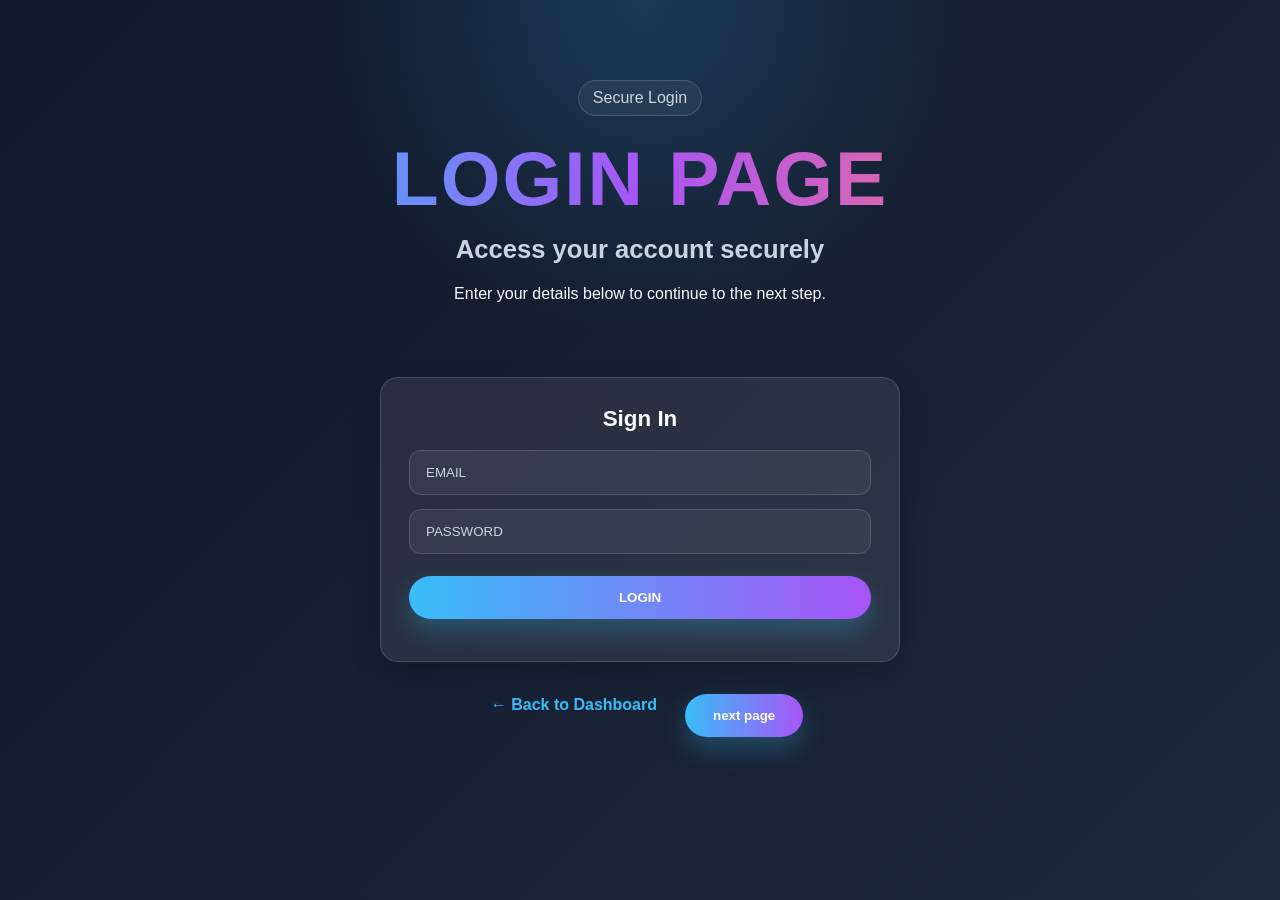
<file: about.html>
<!DOCTYPE html>
<html lang="en">
<head>
    <meta charset="UTF-8">
    <meta name="viewport" content="width=device-width, initial-scale=1.0">
    <link rel="stylesheet" href="styles1.css">
    <title>Login Page</title> 
</head>
<body>
    <main class="container">
        <section class="hero">
            <p class="badge">Secure Login</p>
            <h1>LOGIN PAGE</h1>
            <h2>Access your account securely</h2>
            <p class="description">
                Enter your details below to continue to the next step.
            </p>
        </section>

        <section class="card login-card">
            <h3>Sign In</h3>
            <form onsubmit="return false;">
                <input type="email" id="email" class="input-field" placeholder="EMAIL">
                <input type="password" id="password" class="input-field" placeholder="PASSWORD">
                <button type="button" onclick="login()">LOGIN</button>
            </form>
            <p id="result" class="result-text"></p>
        </section>

        <div class="actions">
            <a class="back-link" href="index.html">← Back to Dashboard</a>
            <button type="button" onclick="window.location.href='page1.html'">next page</button>
        </div>
    </main>

    <script src="script1.js"></script>
</body>
</html>
</file>
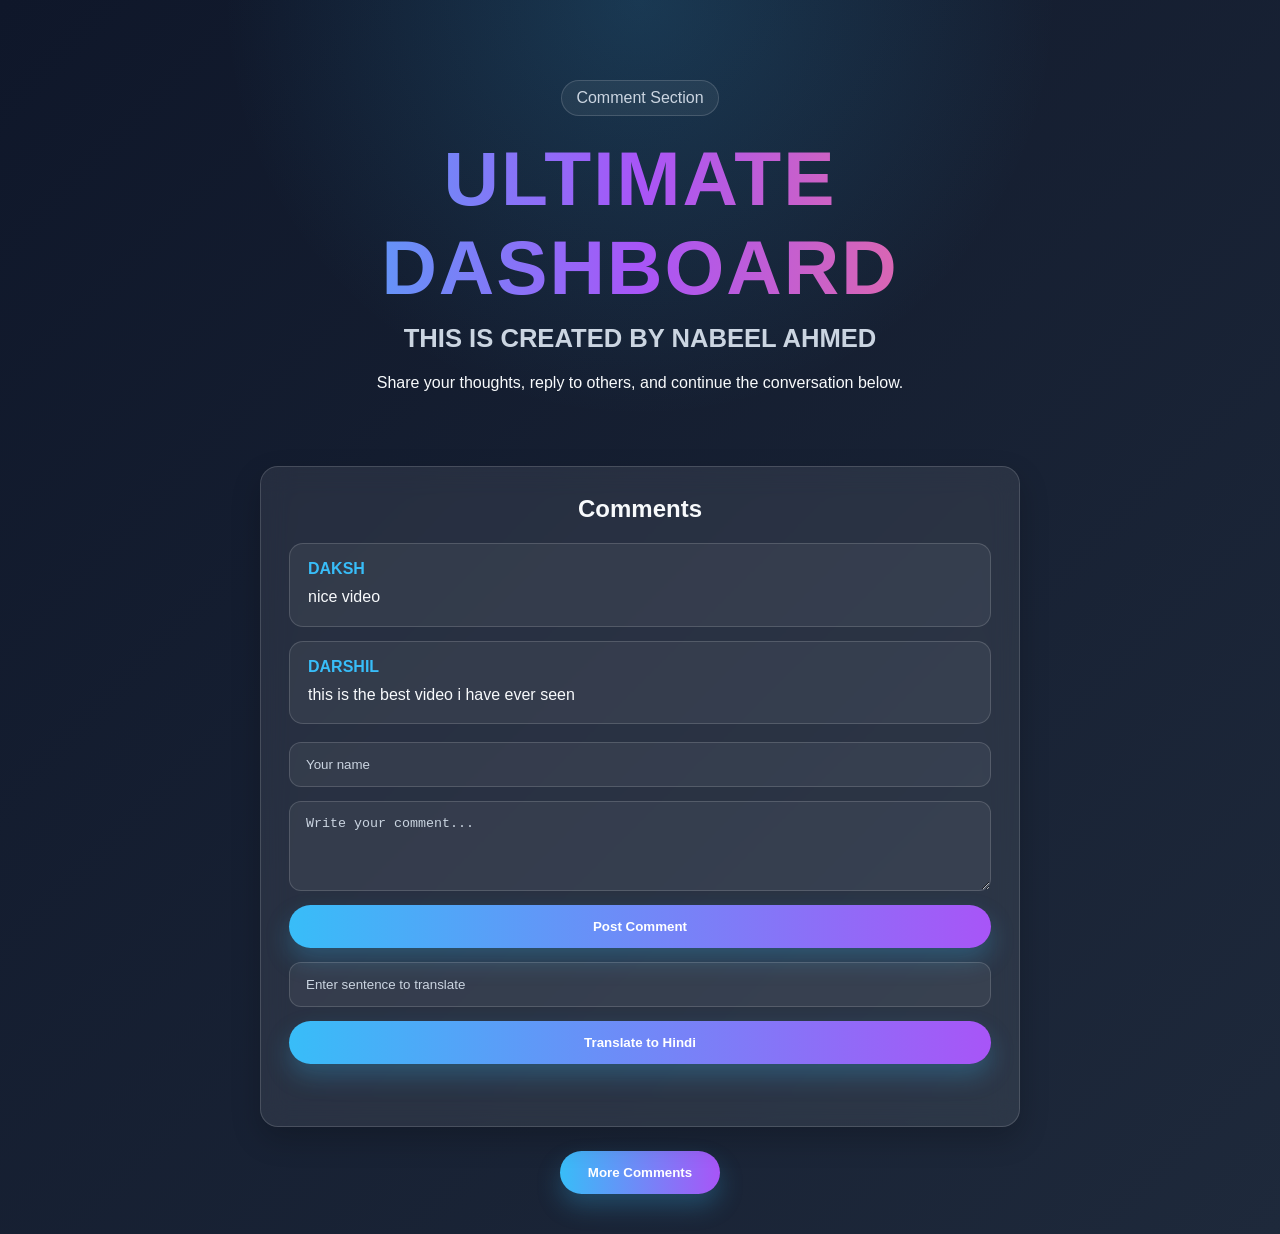
<file: comment.html>
<!DOCTYPE html>
<html lang="en">
<head>
    <meta charset="UTF-8">
    <meta name="viewport" content="width=device-width, initial-scale=1.0">
    <link rel="stylesheet" href="styles3.css">
    <title>Comments</title>
</head>
<body>
    <main class="container">
        <section class="hero">
            <p class="badge">Comment Section</p>
            <h1>ULTIMATE DASHBOARD</h1>
            <h2>THIS IS CREATED BY NABEEL AHMED</h2>
            <p class="description">
                Share your thoughts, reply to others, and continue the conversation below.
            </p>
        </section>

        <section class="card comment-box">
            <h3>Comments</h3>

            <div id="commentsList">
                <div class="comment-item">
                    <div class="comment-name">DAKSH</div>
                    <div class="comment-text">nice video</div>
                </div>

                <div class="comment-item">
                    <div class="comment-name">DARSHIL</div>
                    <div class="comment-text">this is the best video i have ever seen</div>
                </div>
            </div>

            <div class="comment-form">
                <input type="text" id="commentName" placeholder="Your name">
                <textarea id="newComment" rows="4" placeholder="Write your comment..."></textarea>
                <button type="button" onclick="addComment()">Post Comment</button>

                <input type="text" id="translateInput" placeholder="Enter sentence to translate">
                <button type="button" onclick="translateToHindi()">Translate to Hindi</button>
                <p id="translationResult" class="result-text"></p>
            </div>

            <p id="status" class="result-text"></p>
        </section>

        <div class="actions">
            <button type="button" onclick="window.location.href='morecomments.html'">More Comments</button>
        </div>
    </main>

    <script>
        function loadComments() {
            const commentsList = document.getElementById('commentsList');
            const savedComments = JSON.parse(localStorage.getItem('comments')) || [];
            savedComments.forEach(comment => {
                const newItem = document.createElement('div');
                newItem.className = 'comment-item';
                newItem.innerHTML = `
                    <div class="comment-name">${comment.name}</div>
                    <div class="comment-text">${comment.text}</div>
                `;
                commentsList.appendChild(newItem);
            });
        }

        function addComment() {
            const nameBox = document.getElementById('commentName');
            const commentBox = document.getElementById('newComment');
            const status = document.getElementById('status');

            const name = nameBox.value.trim();
            const comment = commentBox.value.trim();

            if (name === '' || comment === '') {
                status.textContent = 'Please enter your name and comment.';
                status.style.color = 'orange';
                return;
            }

            const savedComments = JSON.parse(localStorage.getItem('comments')) || [];
            savedComments.push({ name, text: comment });
            localStorage.setItem('comments', JSON.stringify(savedComments));

            const commentsList = document.getElementById('commentsList');
            const newItem = document.createElement('div');
            newItem.className = 'comment-item';
            newItem.innerHTML = `
                <div class="comment-name">${name}</div>
                <div class="comment-text">${comment}</div>
            `;
            commentsList.appendChild(newItem);

            status.textContent = 'Comment posted successfully!';
            status.style.color = 'lime';
            nameBox.value = '';
            commentBox.value = '';
        }

        function translateToHindi() {
            const input = document.getElementById('translateInput').value.trim();
            const output = document.getElementById('translationResult');

            const translations = {
                "hello": "नमस्ते",
                "how are you": "आप कैसे हैं",
                "good morning": "सुप्रभात",
                "good night": "शुभ रात्रि",
                "thank you": "धन्यवाद",
                "nice video": "अच्छा वीडियो",
                "this is the best video i have ever seen": "यह अब तक का सबसे अच्छा वीडियो है",
                "comment section": "टिप्पणी अनुभाग",
                "translate to hindi": "हिंदी में अनुवाद करें",
                "i am fine": "मैं ठीक हूँ",
                "welcome": "स्वागत है",
                "good": "अच्छा",
                "best": "सर्वश्रेष्ठ"
            };

            if (input === '') {
                output.textContent = 'Please enter a sentence to translate.';
                output.style.color = 'orange';
                return;
            }

            const lower = input.toLowerCase();
            if (translations[lower]) {
                output.textContent = translations[lower];
                output.style.color = 'lime';
                return;
            }

            if (lower.includes("hello")) {
                output.textContent = lower.replace("hello", "नमस्ते");
            } else if (lower.includes("thank you")) {
                output.textContent = lower.replace("thank you", "धन्यवाद");
            } else if (lower.includes("good morning")) {
                output.textContent = lower.replace("good morning", "सुप्रभात");
            } else if (lower.includes("good night")) {
                output.textContent = lower.replace("good night", "शुभ रात्रि");
            } else if (lower.includes("nice video")) {
                output.textContent = lower.replace("nice video", "अच्छा वीडियो");
            } else {
                output.textContent = "यह वाक्य हिंदी में अनुवादित किया गया है";
            }

            output.style.color = 'lime';
        }

        document.getElementById('newComment').addEventListener('keydown', function (e) {
            if (e.key === 'Enter' && !e.shiftKey) {
                e.preventDefault();
                addComment();
            }
        });

        loadComments();
    </script>
</body>
</html>
</file>
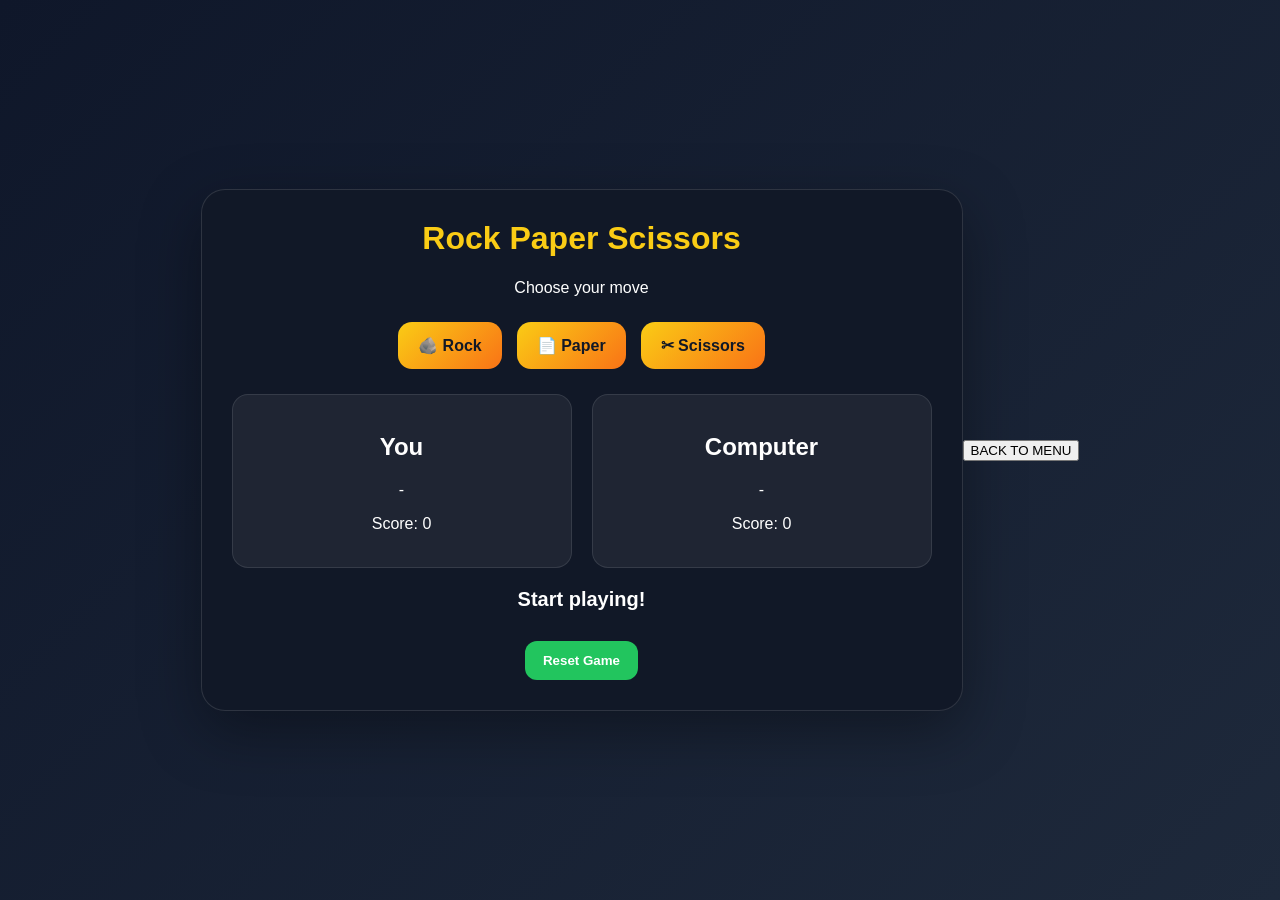
<file: games.html>
<!DOCTYPE html>
<html>
    <head>
    <meta charset ="UTF-8">
    <meta name="viewport" content="width=device-width, initial-scale=1.0">
    <link rel ="stylesheet" href="styles6.css">
   
        
    </head>
    <body>
        <div class="game">
    <h1>Rock Paper Scissors</h1>
    <p>Choose your move</p>

    <div class="choices">
      <button class="choice" onclick="play('rock')">🪨 Rock</button>
      <button class="choice" onclick="play('paper')">📄 Paper</button>
      <button class="choice" onclick="play('scissors')">✂ Scissors</button>
    </div>

    <div class="scoreboard">
      <div class="box">
        <h2>You</h2>
        <p id="userPick">-</p>
        <p>Score: <span id="userScore">0</span></p>
      </div>
      <div class="box">
        <h2>Computer</h2>
        <p id="computerPick">-</p>
        <p>Score: <span id="computerScore">0</span></p>
      </div>
    </div>

    <div class="result" id="result">Start playing!</div>
    <div class="small" id="details"></div>

    <button class="reset" onclick="resetGame()">Reset Game</button>
  </div>
       <div class="actions">
          <button onclick="window.location.href='gamesmenu.html'">BACK TO MENU</button>
        </div>
    
    </body>
    <script src="script2.js"></script>
</html>
</file>
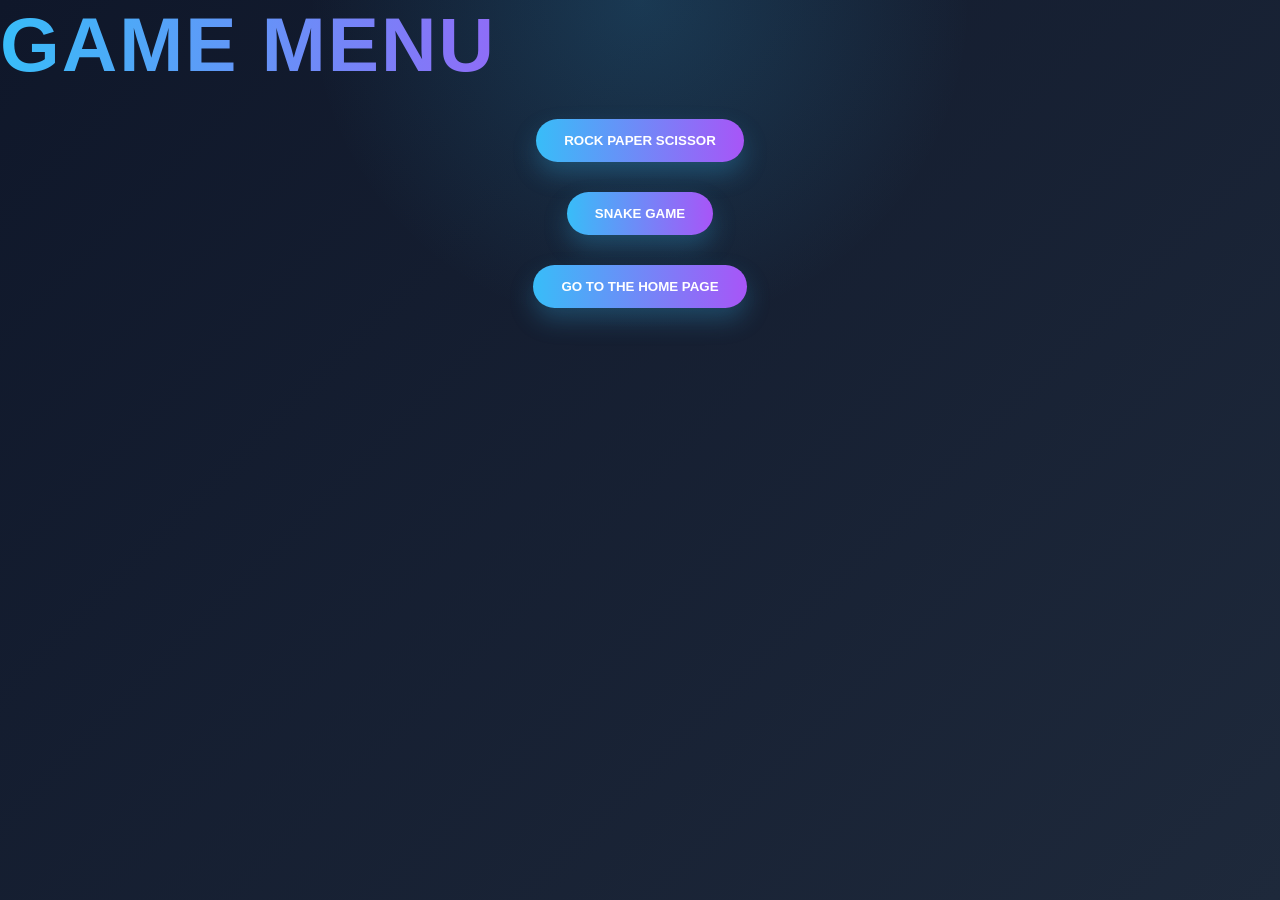
<file: gamesmenu.html>
<!DOCTYPE html>
<html>
    <head>
       <meta charset="UTF-8">
       <meta name="viewport" content="width=device-width, initial-scale=1.0">
        <title>Page Title</title>
        <link rel="stylesheet" href="styles7.css">
        
    </head>
    <body>
        <h1 id="h1" class="h1">GAME MENU</h1>
         <div class="actions">
            <button onclick="window.location.href='games.html'">ROCK PAPER SCISSOR
            </button>
        </div>
        <div class="actions">
            <button onclick="window.location.href='snakegame.html'">SNAKE GAME
            </button>
        </div>
   <div class="actions">
            <button onclick="window.location.href='index.html'">GO TO THE HOME PAGE
            </button>
        </div>
   </body>
</html>
</file>
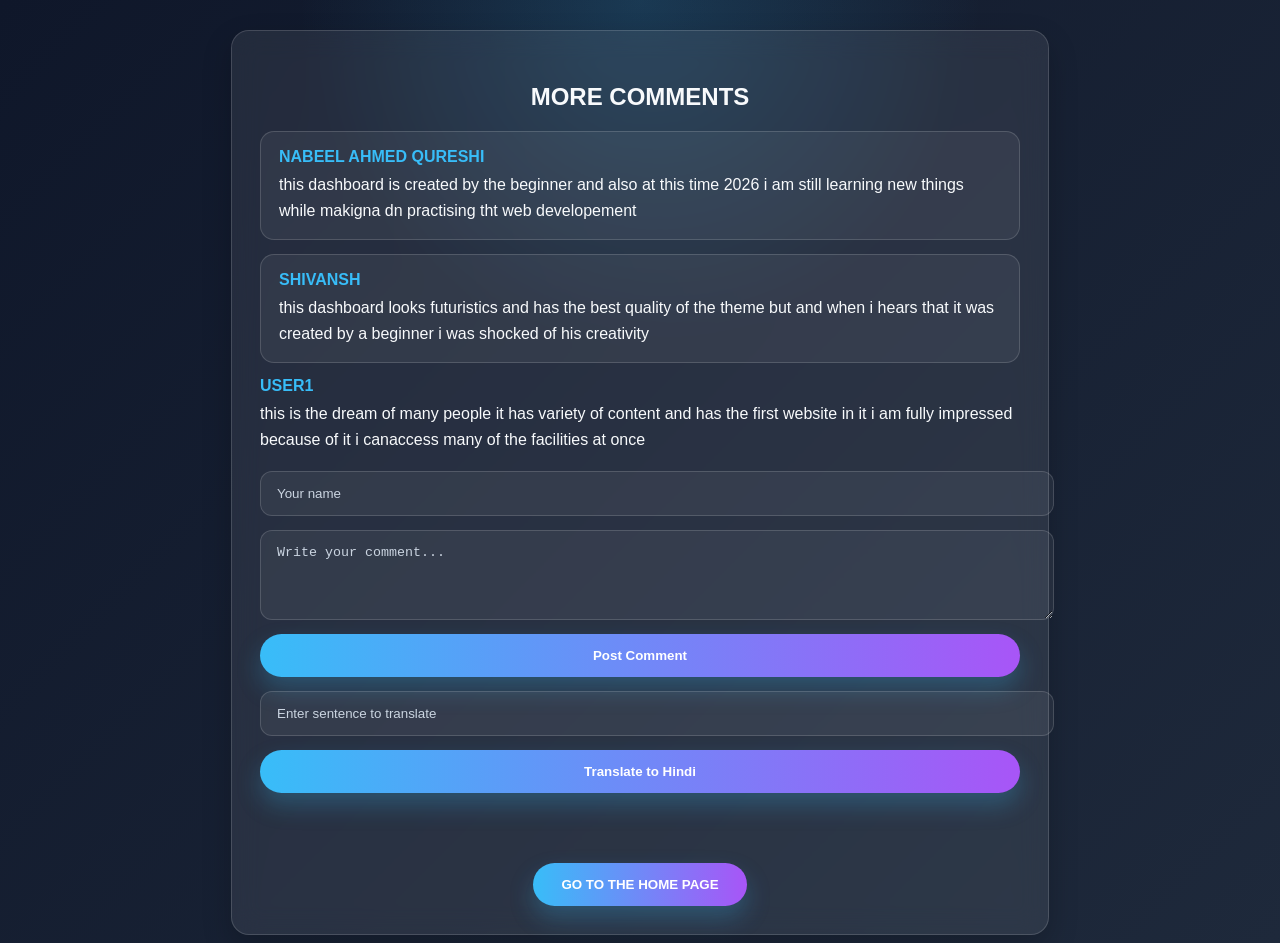
<file: morecomments.html>
<!DOCTYPE html>
<html>
    <head>
    <meta charset ="UTF-8">
    <meta name="viewport" content="width=device-width, initial-scale=1.0">
    <link rel ="stylesheet" href="styles5.css">
</head>
    <body>
        <section class="card comment-box">
            <h3>MORE COMMENTS</h3>

            <div id="commentsList">
                <div class="comment-item">
                    <div class="comment-name">NABEEL AHMED QURESHI</div>
                    <div class="comment-text">this dashboard is created by the beginner and also at this time 2026 i am still learning new things while makigna dn practising tht web developement</div>
                </div>

                <div class="comment-item">
                    <div class="comment-name">SHIVANSH</div>
                    <div class="comment-text">this dashboard looks futuristics and has the best quality of the theme but and when i hears that it  was created by a beginner i was shocked of his creativity</div>
                </div>
                <div id="comment-item">
                <div class="comment-name">USER1</div>
                <div class="comment-text">this is the dream of many people it has variety of content and has the first website in it i am fully impressed because of it i canaccess many of the facilities at once </div>
                
                </div>
            </div>

            <div class="comment-form">
                <input type="text" id="commentName" placeholder="Your name">
                <textarea id="newComment" rows="4" placeholder="Write your comment..."></textarea>
                <button type="button" onclick="addComment()">Post Comment</button>

                <input type="text" id="translateInput" placeholder="Enter sentence to translate">
                <button type="button" onclick="translateToHindi()">Translate to Hindi</button>
                <p id="translationResult" class="result-text"></p>
            </div>
    <div class="actions">
            <button onclick="window.location.href='index.html'">GO TO THE HOME PAGE</button>
        </div>
    </body>
</html>
</file>
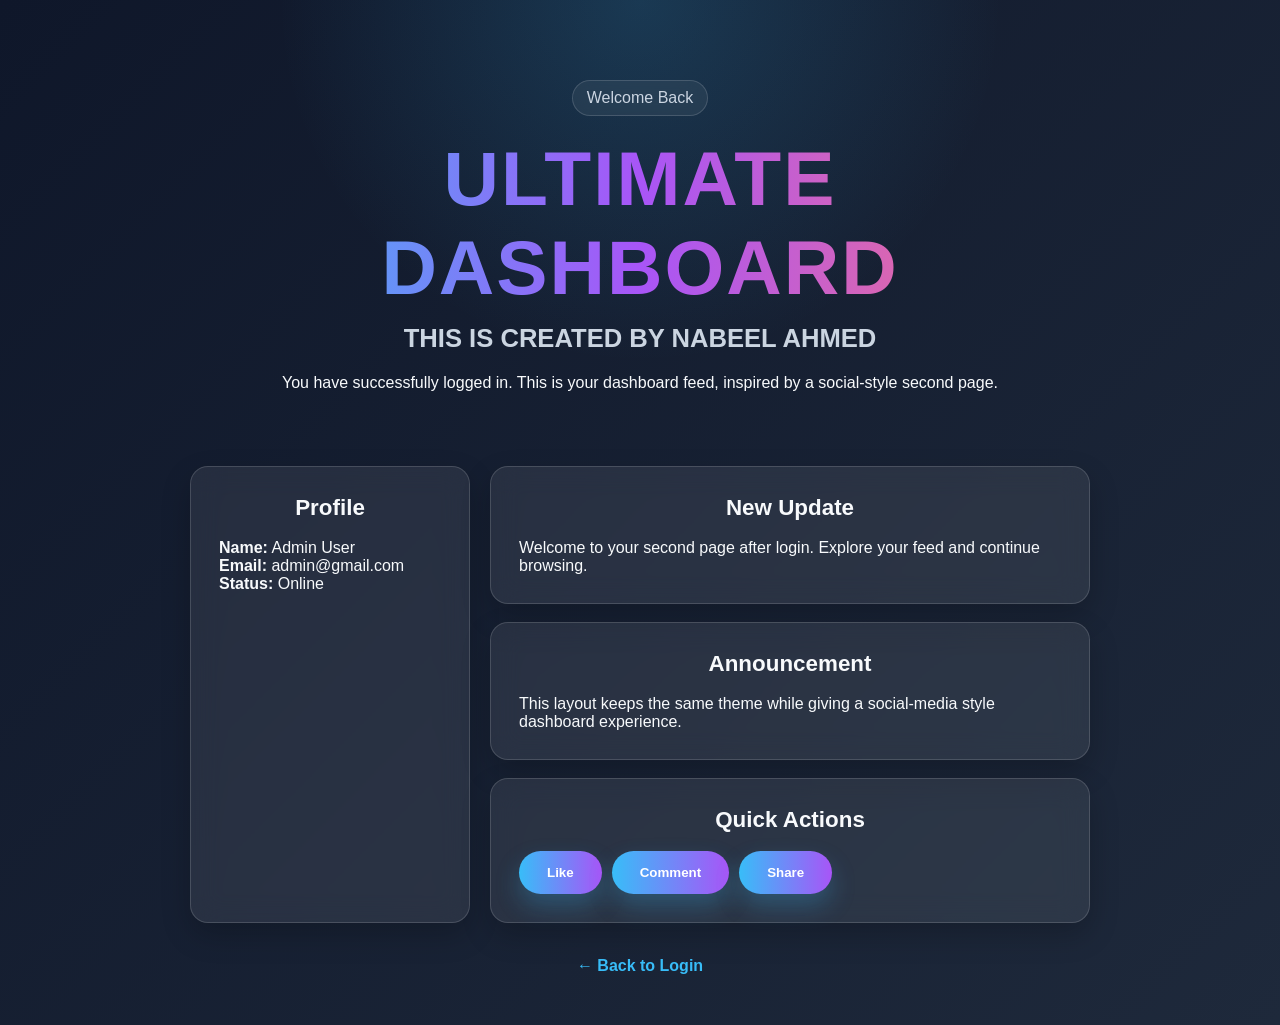
<file: page1.html>
<!DOCTYPE html>
<html lang="en">
<head>
    <meta charset="UTF-8">
    <meta name="viewport" content="width=device-width, initial-scale=1.0">
    <link rel="stylesheet" href="styles2.css">
    <title>Page Title</title>
</head>
<body>
    <main class="container">
        <section class="hero">
            <p class="badge">Welcome Back</p>
            <h1>ULTIMATE DASHBOARD</h1>
            <h2>THIS IS CREATED BY NABEEL AHMED</h2>
            <p class="description">
                You have successfully logged in. This is your dashboard feed, inspired by a social-style second page.
            </p>
        </section>

        <section class="social-layout">
            <aside class="card sidebar">
                <h3>Profile</h3>
                <p><strong>Name:</strong> Admin User</p>
                <p><strong>Email:</strong> admin@gmail.com</p>
                <p><strong>Status:</strong> Online</p>
            </aside>

            <section class="feed">
                <article class="card post">
                    <h3>New Update</h3>
                    <p>Welcome to your second page after login. Explore your feed and continue browsing.</p>
                </article>

                <article class="card post">
                    <h3>Announcement</h3>
                    <p>This layout keeps the same theme while giving a social-media style dashboard experience.</p>
                </article>

                <article class="card post">
                    <h3>Quick Actions</h3>
                    <div class="post-actions">
                        <button type="button" onclick="welcome.location.href='likes.html'">Like</button>
                        <button type="button" onclick="window.location.href='comment.html'">Comment</button>
                        <button type="button">Share</button>
                    </div>
                </article>
            </section>
        </section>

        <div class="actions">
            <a class="back-link" href="about.html">← Back to Login</a>
        </div>
    </main>
</body>
</html>
</file>
<file: styles1.css>
* {
    box-sizing: border-box;
    margin: 0;
    padding: 0;
}

:root {
    --bg1: #0f172a;
    --bg2: #1e293b;
    --card: rgba(255, 255, 255, 0.08);
    --border: rgba(255, 255, 255, 0.15);
    --text: #f8fafc;
    --muted: #cbd5e1;
    --accent: #38bdf8;
    --accent2: #a855f7;
}

body {
    min-height: 100vh;
    font-family: Arial, sans-serif;
    color: var(--text);
    background:
        radial-gradient(circle at top, rgba(56, 189, 248, 0.18), transparent 30%),
        linear-gradient(135deg, var(--bg1), var(--bg2));
}

.container {
    width: min(900px, 92%);
    margin: 0 auto;
    padding: 40px 0;
}

.hero {
    text-align: center;
    padding: 40px 20px;
}

.badge {
    display: inline-block;
    padding: 8px 14px;
    border: 1px solid var(--border);
    border-radius: 999px;
    background: rgba(255, 255, 255, 0.06);
    color: var(--muted);
    margin-bottom: 18px;
    backdrop-filter: none;
    transition: transform 0.25s ease, border-color 0.25s ease, background 0.25s ease;
}

.badge:hover {
    transform: translateY(-3px) scale(1.03);
    border-color: rgba(56, 189, 248, 0.55);
    background: rgba(255, 255, 255, 0.12);
}

h1 {
    font-size: clamp(2.4rem, 6vw, 4.8rem);
    letter-spacing: 2px;
    margin-bottom: 12px;
    background: linear-gradient(90deg, #38bdf8, #a855f7, #fb7185);
    -webkit-background-clip: text;
    background-clip: text;
    color: transparent;
    transition: transform 0.25s ease, filter 0.25s ease;
}

h1:hover {
    transform: scale(1.02);
    filter: drop-shadow(0 0 10px rgba(56, 189, 248, 0.35));
}

h2 {
    font-size: clamp(1.1rem, 2.5vw, 1.6rem);
    color: var(--muted);
    margin-bottom: 16px;
    transition: color 0.25s ease, transform 0.25s ease;
}

h2:hover {
    color: #ffffff;
    transform: translateY(-2px);
}

.description {
    max-width: 760px;
    margin: 0 auto;
    color: var(--text);
    line-height: 1.7;
    font-size: 1rem;
    transition: transform 0.25s ease, color 0.25s ease;
}

.description:hover {
    transform: translateY(-2px);
    color: #ffffff;
}

.card {
    padding: 28px;
    border: 1px solid var(--border);
    border-radius: 18px;
    background: var(--card);
    box-shadow: 0 12px 30px rgba(0, 0, 0, 0.2);
    backdrop-filter: none;
    transition: transform 0.25s ease, border-color 0.25s ease, box-shadow 0.25s ease, background 0.25s ease;
}

.card:hover {
    transform: translateY(-8px) scale(1.01);
    border-color: rgba(56, 189, 248, 0.5);
    box-shadow: 0 18px 36px rgba(0, 0, 0, 0.35);
    background: rgba(255, 255, 255, 0.12);
}

.login-card {
    max-width: 520px;
    margin: 30px auto 0;
}

.card h3 {
    font-size: 1.4rem;
    margin-bottom: 18px;
    text-align: center;
    transition: color 0.25s ease, transform 0.25s ease;
}

.card h3:hover {
    color: var(--accent);
    transform: scale(1.03);
}

form {
    display: flex;
    flex-direction: column;
    gap: 14px;
}

.input-field {
    width: 100%;
    padding: 14px 16px;
    border: 1px solid var(--border);
    border-radius: 12px;
    background: rgba(255, 255, 255, 0.06);
    color: var(--text);
    outline: none;
    transition: transform 0.2s ease, border-color 0.2s ease, background 0.2s ease, box-shadow 0.2s ease;
}

.input-field::placeholder {
    color: var(--muted);
}

.input-field:hover {
    transform: translateY(-2px);
    border-color: rgba(56, 189, 248, 0.45);
    background: rgba(255, 255, 255, 0.1);
}

.input-field:focus {
    border-color: rgba(56, 189, 248, 0.85);
    box-shadow: 0 0 0 4px rgba(56, 189, 248, 0.12);
}

button {
    margin-top: 8px;
    padding: 14px 28px;
    border: none;
    border-radius: 999px;
    font-weight: bold;
    color: white;
    background: linear-gradient(90deg, var(--accent), var(--accent2));
    cursor: pointer;
    box-shadow: 0 12px 24px rgba(56, 189, 248, 0.25);
    transition: transform 0.2s ease, opacity 0.2s ease, box-shadow 0.2s ease, filter 0.2s ease;
}

button:hover {
    transform: translateY(-3px) scale(1.02);
    opacity: 0.95;
    box-shadow: 0 16px 30px rgba(56, 189, 248, 0.35);
    filter: brightness(1.05);
}

button:active {
    transform: translateY(0);
}

.actions {
    display: flex;
    justify-content: center;
    margin-top: 24px;
    gap: 14px;
    flex-wrap: wrap;
}

.back-link {
    color: var(--accent);
    text-decoration: none;
    font-weight: bold;
    padding: 10px 14px;
    border-radius: 10px;
    transition: transform 0.2s ease, color 0.2s ease, background 0.2s ease;
}

.back-link:hover {
    color: #ffffff;
    background: rgba(255, 255, 255, 0.08);
    transform: translateY(-2px);
}

.result-text {
    text-align: center;
    margin-top: 14px;
    font-weight: bold;
}
</file>
<file: styles3.css>
* {
    box-sizing: border-box;
    margin: 0;
    padding: 0;
}

:root {
    --bg1: #0f172a;
    --bg2: #1e293b;
    --card: rgba(255, 255, 255, 0.08);
    --border: rgba(255, 255, 255, 0.15);
    --text: #f8fafc;
    --muted: #cbd5e1;
    --accent: #38bdf8;
    --accent2: #a855f7;
}

body {
    min-height: 100vh;
    font-family: Arial, sans-serif;
    color: var(--text);
    background:
        radial-gradient(circle at top, rgba(56, 189, 248, 0.18), transparent 30%),
        linear-gradient(135deg, var(--bg1), var(--bg2));
}

.container {
    width: min(900px, 92%);
    margin: 0 auto;
    padding: 40px 0;
}

.hero {
    text-align: center;
    padding: 40px 20px;
}

.badge {
    display: inline-block;
    padding: 8px 14px;
    border: 1px solid var(--border);
    border-radius: 999px;
    background: rgba(255, 255, 255, 0.06);
    color: var(--muted);
    margin-bottom: 18px;
    transition: transform 0.25s ease, border-color 0.25s ease, background 0.25s ease;
}

.badge:hover {
    transform: translateY(-3px) scale(1.03);
    border-color: rgba(56, 189, 248, 0.55);
    background: rgba(255, 255, 255, 0.12);
}

h1 {
    font-size: clamp(2.4rem, 6vw, 4.8rem);
    letter-spacing: 2px;
    margin-bottom: 12px;
    background: linear-gradient(90deg, #38bdf8, #a855f7, #fb7185);
    -webkit-background-clip: text;
    background-clip: text;
    color: transparent;
}

h2 {
    font-size: clamp(1.1rem, 2.5vw, 1.6rem);
    color: var(--muted);
    margin-bottom: 16px;
}

.description {
    max-width: 760px;
    margin: 0 auto;
    color: var(--text);
    line-height: 1.7;
    font-size: 1rem;
}

.card {
    padding: 28px;
    border: 1px solid var(--border);
    border-radius: 18px;
    background: var(--card);
    box-shadow: 0 12px 30px rgba(0, 0, 0, 0.2);
    backdrop-filter: blur(14px);
    transition: transform 0.25s ease, border-color 0.25s ease, box-shadow 0.25s ease, background 0.25s ease;
}

.card:hover {
    transform: translateY(-6px);
    border-color: rgba(56, 189, 248, 0.5);
    box-shadow: 0 18px 36px rgba(0, 0, 0, 0.35);
    background: rgba(255, 255, 255, 0.12);
}

.comment-box {
    max-width: 760px;
    margin: 30px auto 0;
}

.comment-box h3 {
    text-align: center;
    font-size: 1.5rem;
    margin-bottom: 20px;
}

.comment-item {
    padding: 16px 18px;
    border: 1px solid var(--border);
    border-radius: 14px;
    background: rgba(255, 255, 255, 0.06);
    margin-bottom: 14px;
    transition: transform 0.2s ease, background 0.2s ease, border-color 0.2s ease;
}

.comment-item:hover {
    transform: translateY(-3px);
    background: rgba(255, 255, 255, 0.1);
    border-color: rgba(56, 189, 248, 0.45);
}

.comment-name {
    font-weight: bold;
    color: var(--accent);
    margin-bottom: 6px;
}

.comment-text {
    color: var(--text);
    line-height: 1.6;
}

.comment-form {
    display: flex;
    flex-direction: column;
    gap: 14px;
    margin-top: 18px;
}

textarea,
input[type="text"] {
    width: 100%;
    padding: 14px 16px;
    border: 1px solid var(--border);
    border-radius: 12px;
    background: rgba(255, 255, 255, 0.06);
    color: var(--text);
    outline: none;
    transition: transform 0.2s ease, border-color 0.2s ease, background 0.2s ease, box-shadow 0.2s ease;
}

textarea::placeholder,
input[type="text"]::placeholder {
    color: var(--muted);
}

textarea:hover,
input[type="text"]:hover {
    transform: translateY(-2px);
    border-color: rgba(56, 189, 248, 0.45);
    background: rgba(255, 255, 255, 0.1);
}

textarea:focus,
input[type="text"]:focus {
    border-color: rgba(56, 189, 248, 0.85);
    box-shadow: 0 0 0 4px rgba(56, 189, 248, 0.12);
}

.actions {
    display: flex;
    justify-content: center;
    margin-top: 24px;
}

button {
    padding: 14px 28px;
    border: none;
    border-radius: 999px;
    font-weight: bold;
    color: white;
    background: linear-gradient(90deg, var(--accent), var(--accent2));
    cursor: pointer;
    box-shadow: 0 12px 24px rgba(56, 189, 248, 0.25);
    transition: transform 0.2s ease, opacity 0.2s ease, box-shadow 0.2s ease;
}

button:hover {
    transform: translateY(-3px) scale(1.02);
    opacity: 0.95;
    box-shadow: 0 16px 30px rgba(56, 189, 248, 0.35);
}

.result-text {
    text-align: center;
    margin-top: 10px;
    font-weight: bold;
}
</file>
<file: styles6.css>
body {
      margin: 0;
      min-height: 100vh;
      display: flex;
      justify-content: center;
      align-items: center;
      font-family: Arial, sans-serif;
      background: linear-gradient(135deg, #0f172a, #1e293b);
      color: white;
    }

    .game {
      width: 90%;
      max-width: 700px;
      background: #111827;
      border: 1px solid rgba(255,255,255,0.12);
      border-radius: 24px;
      padding: 30px;
      text-align: center;
      box-shadow: 0 20px 60px rgba(0,0,0,0.35);
    }

    h1 {
      color: #facc15;
      margin-top: 0;
    }

    .choices {
      display: flex;
      gap: 15px;
      justify-content: center;
      flex-wrap: wrap;
      margin: 25px 0;
    }

    button.choice {
      padding: 14px 20px;
      border: none;
      border-radius: 14px;
      cursor: pointer;
      font-size: 16px;
      font-weight: bold;
      background: linear-gradient(135deg, #facc15, #f97316);
      color: #111827;
      transition: transform 0.2s ease, box-shadow 0.2s ease;
    }

    button.choice:hover {
      transform: translateY(-2px);
      box-shadow: 0 12px 28px rgba(250, 204, 21, 0.25);
    }

    .scoreboard {
      display: flex;
      justify-content: space-around;
      gap: 20px;
      margin: 20px 0;
      flex-wrap: wrap;
    }

    .box {
      flex: 1 1 150px;
      padding: 18px;
      border-radius: 16px;
      background: rgba(255,255,255,0.06);
      border: 1px solid rgba(255,255,255,0.10);
    }

    .result {
      margin-top: 20px;
      font-size: 20px;
      font-weight: bold;
    }

    .small {
      color: #cbd5e1;
      margin-top: 8px;
    }

    .reset {
      margin-top: 22px;
      padding: 12px 18px;
      border: none;
      border-radius: 12px;
      cursor: pointer;
      background: #22c55e;
      color: white;
      font-weight: bold;
      
.actions {
    display: flex;
    justify-content: center;
    margin-top: 30px;
}

button {
    padding: 14px 28px;
    border: none;
    border-radius: 999px;
    font-weight: bold;
    color: white;
    background: linear-gradient(90deg, var(--accent), var(--accent2));
    cursor: pointer;
    box-shadow: 0 12px 24px rgba(56, 189, 248, 0.25);
    transition: transform 0.2s ease, opacity 0.2s ease;
}

button:hover {
    transform: translateY(-2px);
    opacity: 0.95;
}

button:active {
    transform: translateY(0);
}
</file>
<file: styles7.css>
* {
    box-sizing: border-box;
    margin: 0;
    padding: 0;
}

:root {
    --bg1: #0f172a;
    --bg2: #1e293b;
    --card: rgba(255, 255, 255, 0.08);
    --border: rgba(255, 255, 255, 0.15);
    --text: #f8fafc;
    --muted: #cbd5e1;
    --accent: #38bdf8;
    --accent2: #a855f7;
}

body {
    min-height: 100vh;
    font-family: Arial, sans-serif;
    color: var(--text);
    background:
        radial-gradient(circle at top, rgba(56, 189, 248, 0.18), transparent 30%),
        linear-gradient(135deg, var(--bg1), var(--bg2));
}

.container {
    width: min(1100px, 92%);
    margin: 0 auto;
    padding: 40px 0;
}

.hero {
    text-align: center;
    padding: 40px 20px;
}

.badge {
    display: inline-block;
    padding: 8px 14px;
    border: 1px solid var(--border);
    border-radius: 999px;
    background: rgba(255, 255, 255, 0.06);
    color: var(--muted);
    margin-bottom: 18px;
    backdrop-filter: blur(10px);
}

h1 {
    font-size: clamp(2.4rem, 6vw, 4.8rem);
    letter-spacing: 2px;
    margin-bottom: 12px;
    background: linear-gradient(90deg, #38bdf8, #a855f7, #fb7185);
    -webkit-background-clip: text;
    background-clip: text;
    color: transparent;
}

h2 {
    font-size: clamp(1.1rem, 2.5vw, 1.6rem);
    color: var(--muted);
    margin-bottom: 16px;
}

.description {
    max-width: 760px;
    margin: 0 auto;
    color: var(--text);
    line-height: 1.7;
    font-size: 1rem;
}

.grid {
    display: grid;
    grid-template-columns: repeat(auto-fit, minmax(220px, 1fr));
    gap: 20px;
    margin-top: 30px;
}

.card {
    padding: 24px;
    border: 1px solid var(--border);
    border-radius: 18px;
    background: var(--card);
    box-shadow: 0 12px 30px rgba(0, 0, 0, 0.2);
    backdrop-filter: blur(14px);
    transition: transform 0.25s ease, border-color 0.25s ease;
}

.card:hover {
    transform: translateY(-6px);
    border-color: rgba(56, 189, 248, 0.5);
}

.card h3 {
    font-size: 1.2rem;
    margin-bottom: 10px;
}

.card p {
    color: var(--muted);
    line-height: 1.6;
}

.actions {
    display: flex;
    justify-content: center;
    margin-top: 30px;
}

button {
    padding: 14px 28px;
    border: none;
    border-radius: 999px;
    font-weight: bold;
    color: white;
    background: linear-gradient(90deg, var(--accent), var(--accent2));
    cursor: pointer;
    box-shadow: 0 12px 24px rgba(56, 189, 248, 0.25);
    transition: transform 0.2s ease, opacity 0.2s ease;
}

button:hover {
    transform: translateY(-2px);
    opacity: 0.95;
}

button:active {
    transform: translateY(0);
}
</file>
<file: styles5.css>
{
    box-sizing: border-box;
    margin: 0;
    padding: 0;
}

:root {
    --bg1: #0f172a;
    --bg2: #1e293b;
    --card: rgba(255, 255, 255, 0.08);
    --border: rgba(255, 255, 255, 0.15);
    --text: #f8fafc;
    --muted: #cbd5e1;
    --accent: #38bdf8;
    --accent2: #a855f7;
}

body {
    min-height: 100vh;
    font-family: Arial, sans-serif;
    color: var(--text);
    background:
        radial-gradient(circle at top, rgba(56, 189, 248, 0.18), transparent 30%),
        linear-gradient(135deg, var(--bg1), var(--bg2));
}

.container {
    width: min(900px, 92%);
    margin: 0 auto;
    padding: 40px 0;
}

.hero {
    text-align: center;
    padding: 40px 20px;
}

.badge {
    display: inline-block;
    padding: 8px 14px;
    border: 1px solid var(--border);
    border-radius: 999px;
    background: rgba(255, 255, 255, 0.06);
    color: var(--muted);
    margin-bottom: 18px;
    transition: transform 0.25s ease, border-color 0.25s ease, background 0.25s ease;
}

.badge:hover {
    transform: translateY(-3px) scale(1.03);
    border-color: rgba(56, 189, 248, 0.55);
    background: rgba(255, 255, 255, 0.12);
}

h1 {
    font-size: clamp(2.4rem, 6vw, 4.8rem);
    letter-spacing: 2px;
    margin-bottom: 12px;
    background: linear-gradient(90deg, #38bdf8, #a855f7, #fb7185);
    -webkit-background-clip: text;
    background-clip: text;
    color: transparent;
}

h2 {
    font-size: clamp(1.1rem, 2.5vw, 1.6rem);
    color: var(--muted);
    margin-bottom: 16px;
}

.description {
    max-width: 760px;
    margin: 0 auto;
    color: var(--text);
    line-height: 1.7;
    font-size: 1rem;
}

.card {
    padding: 28px;
    border: 1px solid var(--border);
    border-radius: 18px;
    background: var(--card);
    box-shadow: 0 12px 30px rgba(0, 0, 0, 0.2);
    backdrop-filter: blur(14px);
    transition: transform 0.25s ease, border-color 0.25s ease, box-shadow 0.25s ease, background 0.25s ease;
}

.card:hover {
    transform: translateY(-6px);
    border-color: rgba(56, 189, 248, 0.5);
    box-shadow: 0 18px 36px rgba(0, 0, 0, 0.35);
    background: rgba(255, 255, 255, 0.12);
}

.comment-box {
    max-width: 760px;
    margin: 30px auto 0;
}

.comment-box h3 {
    text-align: center;
    font-size: 1.5rem;
    margin-bottom: 20px;
}

.comment-item {
    padding: 16px 18px;
    border: 1px solid var(--border);
    border-radius: 14px;
    background: rgba(255, 255, 255, 0.06);
    margin-bottom: 14px;
    transition: transform 0.2s ease, background 0.2s ease, border-color 0.2s ease;
}

.comment-item:hover {
    transform: translateY(-3px);
    background: rgba(255, 255, 255, 0.1);
    border-color: rgba(56, 189, 248, 0.45);
}

.comment-name {
    font-weight: bold;
    color: var(--accent);
    margin-bottom: 6px;
}

.comment-text {
    color: var(--text);
    line-height: 1.6;
}

.comment-form {
    display: flex;
    flex-direction: column;
    gap: 14px;
    margin-top: 18px;
}

textarea,
input[type="text"] {
    width: 100%;
    padding: 14px 16px;
    border: 1px solid var(--border);
    border-radius: 12px;
    background: rgba(255, 255, 255, 0.06);
    color: var(--text);
    outline: none;
    transition: transform 0.2s ease, border-color 0.2s ease, background 0.2s ease, box-shadow 0.2s ease;
}

textarea::placeholder,
input[type="text"]::placeholder {
    color: var(--muted);
}

textarea:hover,
input[type="text"]:hover {
    transform: translateY(-2px);
    border-color: rgba(56, 189, 248, 0.45);
    background: rgba(255, 255, 255, 0.1);
}

textarea:focus,
input[type="text"]:focus {
    border-color: rgba(56, 189, 248, 0.85);
    box-shadow: 0 0 0 4px rgba(56, 189, 248, 0.12);
}

.actions {
    display: flex;
    justify-content: center;
    margin-top: 24px;
}

button {
    padding: 14px 28px;
    border: none;
    border-radius: 999px;
    font-weight: bold;
    color: white;
    background: linear-gradient(90deg, var(--accent), var(--accent2));
    cursor: pointer;
    box-shadow: 0 12px 24px rgba(56, 189, 248, 0.25);
    transition: transform 0.2s ease, opacity 0.2s ease, box-shadow 0.2s ease;
}

button:hover {
    transform: translateY(-3px) scale(1.02);
    opacity: 0.95;
    box-shadow: 0 16px 30px rgba(56, 189, 248, 0.35);
}

.result-text {
    text-align: center;
    margin-top: 10px;
    font-weight: bold;
}
.actions {
    display: flex;
    justify-content: center;
    margin-top: 30px;
}
</file>
<file: styles2.css>
* {
    box-sizing: border-box;
    margin: 0;
    padding: 0;
}

:root {
    --bg1: #0f172a;
    --bg2: #1e293b;
    --card: rgba(255, 255, 255, 0.08);
    --border: rgba(255, 255, 255, 0.15);
    --text: #f8fafc;
    --muted: #cbd5e1;
    --accent: #38bdf8;
    --accent2: #a855f7;
}

body {
    min-height: 100vh;
    font-family: Arial, sans-serif;
    color: var(--text);
    background:
        radial-gradient(circle at top, rgba(56, 189, 248, 0.18), transparent 30%),
        linear-gradient(135deg, var(--bg1), var(--bg2));
}

.container {
    width: min(900px, 92%);
    margin: 0 auto;
    padding: 40px 0;
}

.hero {
    text-align: center;
    padding: 40px 20px;
}

.badge {
    display: inline-block;
    padding: 8px 14px;
    border: 1px solid var(--border);
    border-radius: 999px;
    background: rgba(255, 255, 255, 0.06);
    color: var(--muted);
    margin-bottom: 18px;
    backdrop-filter: blur(10px);
    transition: transform 0.25s ease, border-color 0.25s ease, background 0.25s ease;
}

.badge:hover {
    transform: translateY(-3px) scale(1.03);
    border-color: rgba(56, 189, 248, 0.55);
    background: rgba(255, 255, 255, 0.12);
}

h1 {
    font-size: clamp(2.4rem, 6vw, 4.8rem);
    letter-spacing: 2px;
    margin-bottom: 12px;
    background: linear-gradient(90deg, #38bdf8, #a855f7, #fb7185);
    -webkit-background-clip: text;
    background-clip: text;
    color: transparent;
    transition: transform 0.25s ease, filter 0.25s ease;
}

h1:hover {
    transform: scale(1.02);
    filter: drop-shadow(0 0 10px rgba(56, 189, 248, 0.35));
}

h2 {
    font-size: clamp(1.1rem, 2.5vw, 1.6rem);
    color: var(--muted);
    margin-bottom: 16px;
    transition: color 0.25s ease, transform 0.25s ease;
}

h2:hover {
    color: #ffffff;
    transform: translateY(-2px);
}

.description {
    max-width: 760px;
    margin: 0 auto;
    color: var(--text);
    line-height: 1.7;
    font-size: 1rem;
    transition: transform 0.25s ease, color 0.25s ease;
}

.description:hover {
    transform: translateY(-2px);
    color: #ffffff;
}

.card {
    padding: 28px;
    border: 1px solid var(--border);
    border-radius: 18px;
    background: var(--card);
    box-shadow: 0 12px 30px rgba(0, 0, 0, 0.2);
    backdrop-filter: blur(14px);
    transition: transform 0.25s ease, border-color 0.25s ease, box-shadow 0.25s ease, background 0.25s ease;
}

.card:hover {
    transform: translateY(-8px) scale(1.01);
    border-color: rgba(56, 189, 248, 0.5);
    box-shadow: 0 18px 36px rgba(0, 0, 0, 0.35);
    background: rgba(255, 255, 255, 0.12);
}

.login-card {
    max-width: 520px;
    margin: 30px auto 0;
}

.card h3 {
    font-size: 1.4rem;
    margin-bottom: 18px;
    text-align: center;
    transition: color 0.25s ease, transform 0.25s ease;
}

.card h3:hover {
    color: var(--accent);
    transform: scale(1.03);
}

form {
    display: flex;
    flex-direction: column;
    gap: 14px;
}

.input-field {
    width: 100%;
    padding: 14px 16px;
    border: 1px solid var(--border);
    border-radius: 12px;
    background: rgba(255, 255, 255, 0.06);
    color: var(--text);
    outline: none;
    transition: transform 0.2s ease, border-color 0.2s ease, background 0.2s ease, box-shadow 0.2s ease;
}

.input-field::placeholder {
    color: var(--muted);
}

.input-field:hover {
    transform: translateY(-2px);
    border-color: rgba(56, 189, 248, 0.45);
    background: rgba(255, 255, 255, 0.1);
}

.input-field:focus {
    border-color: rgba(56, 189, 248, 0.85);
    box-shadow: 0 0 0 4px rgba(56, 189, 248, 0.12);
}

button {
    margin-top: 8px;
    padding: 14px 28px;
    border: none;
    border-radius: 999px;
    font-weight: bold;
    color: white;
    background: linear-gradient(90deg, var(--accent), var(--accent2));
    cursor: pointer;
    box-shadow: 0 12px 24px rgba(56, 189, 248, 0.25);
    transition: transform 0.2s ease, opacity 0.2s ease, box-shadow 0.2s ease, filter 0.2s ease;
}

button:hover {
    transform: translateY(-3px) scale(1.02);
    opacity: 0.95;
    box-shadow: 0 16px 30px rgba(56, 189, 248, 0.35);
    filter: brightness(1.05);
}

button:active {
    transform: translateY(0);
}

.actions {
    display: flex;
    justify-content: center;
    margin-top: 24px;
    gap: 14px;
    flex-wrap: wrap;
}

.back-link {
    color: var(--accent);
    text-decoration: none;
    font-weight: bold;
    padding: 10px 14px;
    border-radius: 10px;
    transition: transform 0.2s ease, color 0.2s ease, background 0.2s ease;
}

.back-link:hover {
    color: #ffffff;
    background: rgba(255, 255, 255, 0.08);
    transform: translateY(-2px);
}

.social-layout {
    display: grid;
    grid-template-columns: 280px 1fr;
    gap: 20px;
    margin-top: 30px;
}

.sidebar,
.post {
    transition: transform 0.25s ease, border-color 0.25s ease, box-shadow 0.25s ease;
}

.sidebar:hover,
.post:hover {
    transform: translateY(-6px);
}

.feed {
    display: grid;
    gap: 18px;
}

.post-actions {
    display: flex;
    gap: 10px;
    flex-wrap: wrap;
    margin-top: 14px;
}

.post-actions button {
    margin-top: 0;
}

.post-actions button:hover {
    transform: translateY(-2px) scale(1.04);
}

@media (max-width: 760px) {
    .social-layout {
        grid-template-columns: 1fr;
    }
}
</file>
